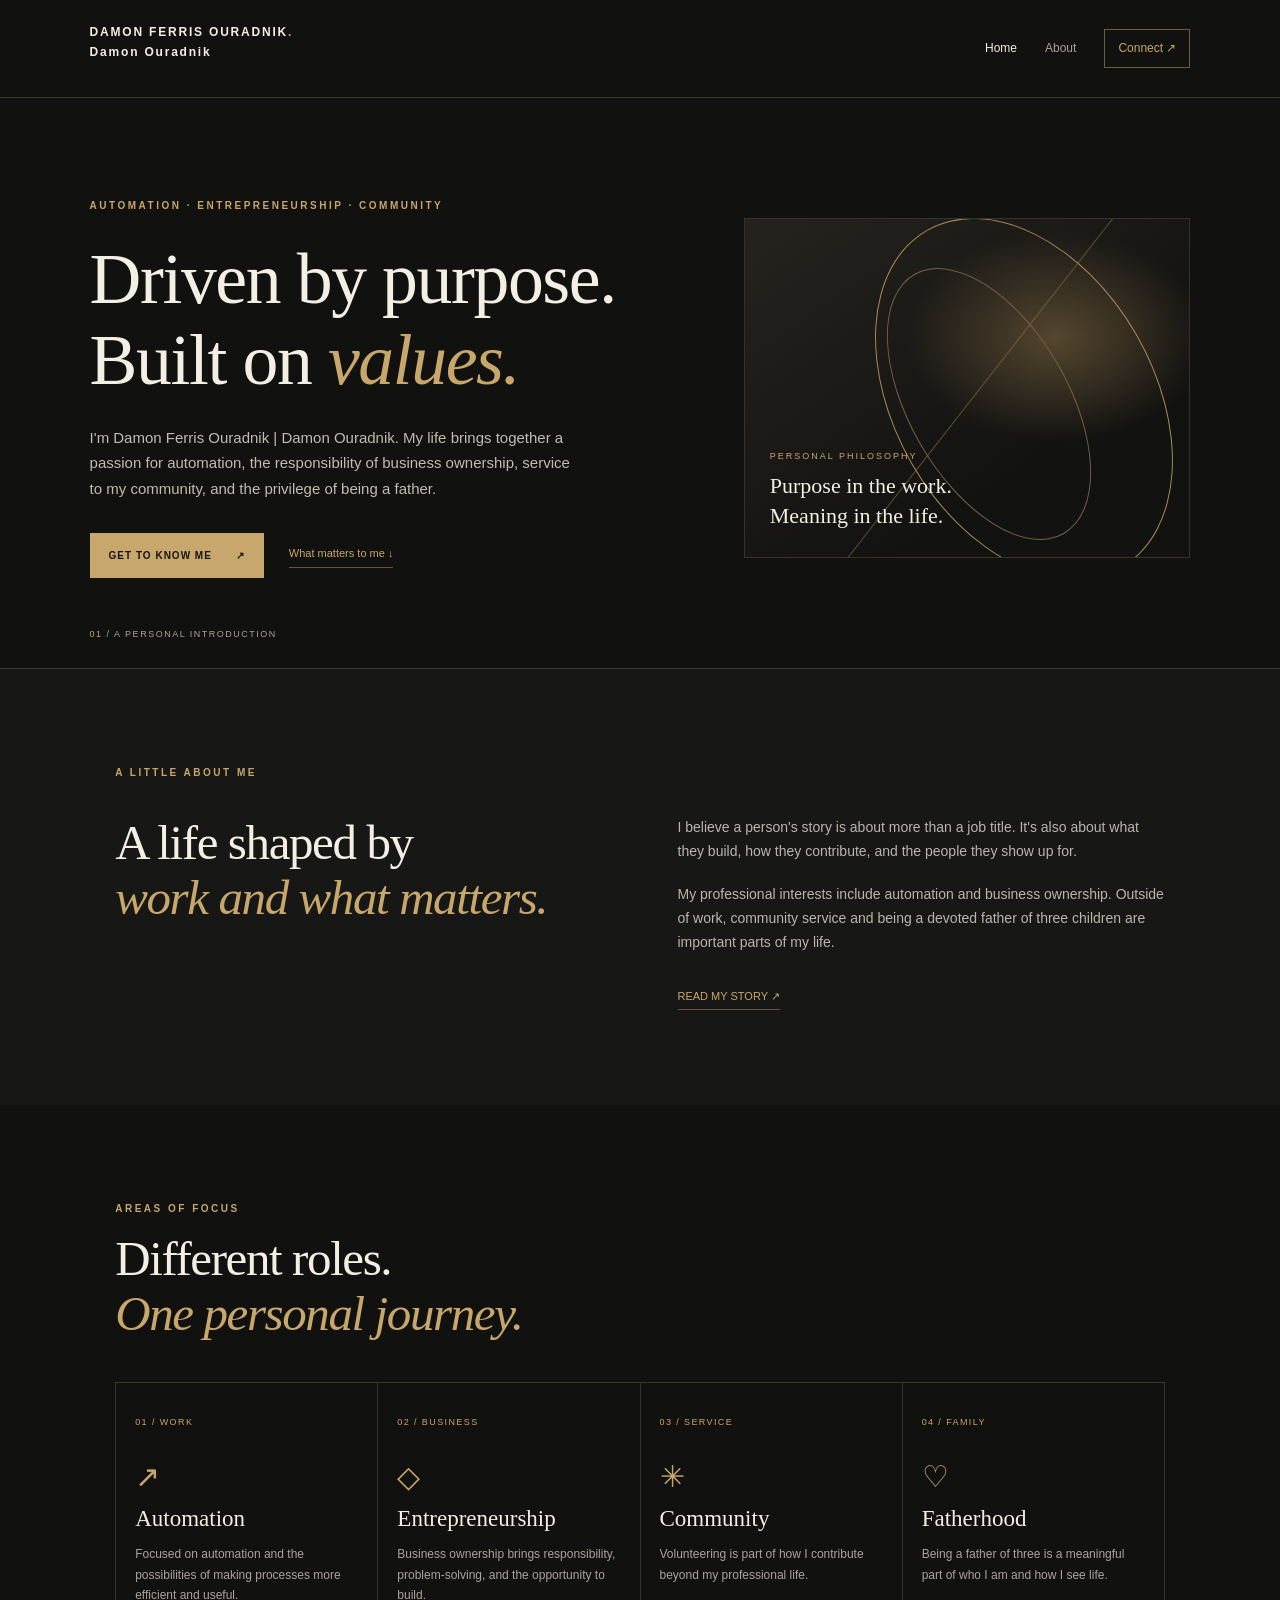
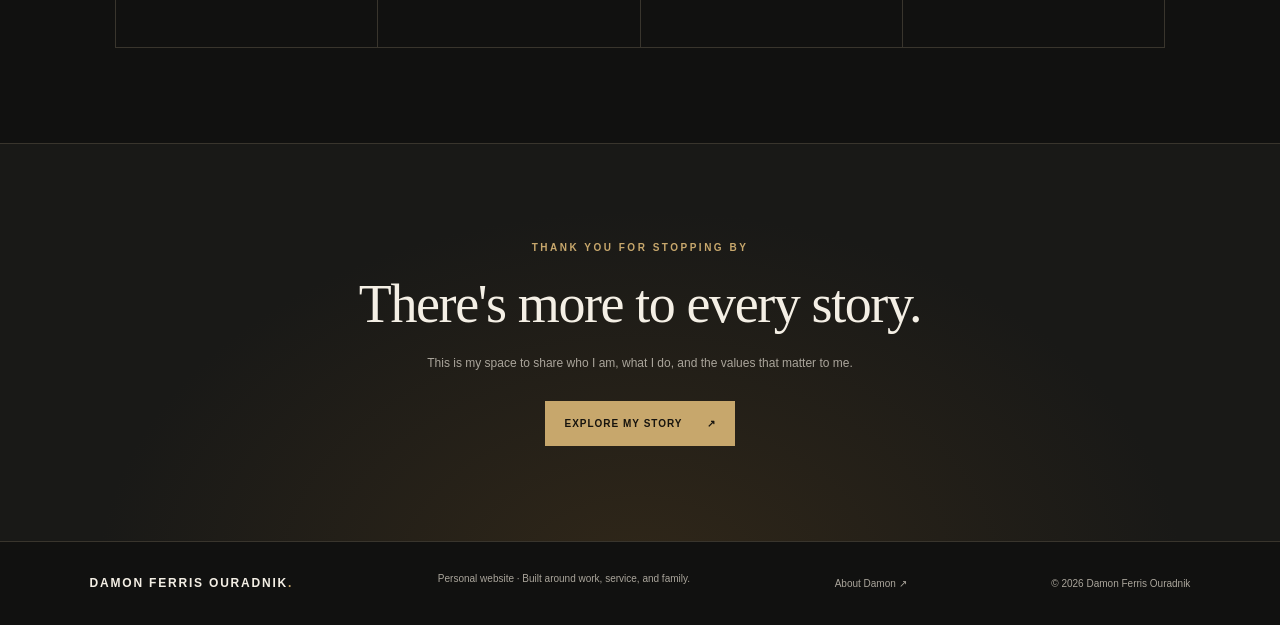
<file: index.html>
<!DOCTYPE html>
<html lang="en">
<head>
  <meta charset="UTF-8">
  <meta name="viewport" content="width=device-width, initial-scale=1">

  <title>Damon Ferris Ouradnik | Damon Ouradnik</title>
  <meta name="description" content="Discover the personal website of Damon Ferris Ouradnik, an automation specialist, business owner, community volunteer, and devoted father.">
  <meta name="author" content="Damon Ferris Ouradnik">
  <meta name="theme-color" content="#111110">
  <meta property="og:type" content="website">
  <meta property="og:title" content="Damon Ferris Ouradnik">
  <meta property="og:description" content="Automation, entrepreneurship, community, and family. Get to know Damon Ferris Ouradnik.">
  <meta property="og:url" content="https://YOUR-DOMAIN.com/">
  <meta property="og:site_name" content="Damon Ferris Ouradnik">
  <link rel="canonical" href="https://YOUR-DOMAIN.com/">
  <link rel="stylesheet" href="styles.css">

  <script type="application/ld+json">
  {
    "@context": "https://schema.org",
    "@type": "Person",
    "name": "Damon Ferris Ouradnik",
    "url": "https://YOUR-DOMAIN.com/",
    "description": "Automation specialist, business owner, community volunteer, and father."
  }
  </script>
</head>
<body>
  <header class="site-header">
    <a class="wordmark" href="index.html">
      DAMON FERRIS OURADNIK<span>.</span>
    <p class="alternate-name">Damon Ouradnik</p>
    </a>
    <nav aria-label="Main navigation">
      <a class="active" href="index.html">Home</a>
      <a href="about.html">About</a>
      <a class="nav-contact" href="about.html#connect">Connect ↗</a>
    </nav>
  </header>

  <main>
    <section class="hero">
      <div class="hero-content">
        <p class="eyebrow">AUTOMATION · ENTREPRENEURSHIP · COMMUNITY</p>
        <h1>Driven by purpose.<br>Built on <em>values.</em></h1>
        <p class="hero-copy">
          I'm Damon Ferris Ouradnik | Damon Ouradnik. My life brings together
          a passion for automation, the responsibility of
          business ownership, service to my community,
          and the privilege of being a father.
        </p>
        <div class="hero-actions">
          <a class="button button-gold" href="about.html">
            GET TO KNOW ME <span>↗</span>
          </a>
          <a class="text-link" href="#principles">What matters to me ↓</a>
        </div>
      </div>
      <div class="hero-art" aria-label="Abstract black and gold geometric artwork">
        <div class="art-ring ring-one"></div>
        <div class="art-ring ring-two"></div>
        <div class="art-line"></div>
        <div class="art-caption">
          <span>PERSONAL PHILOSOPHY</span>
          <strong>Purpose in the work.<br>Meaning in the life.</strong>
        </div>
      </div>
      <div class="hero-index"><span>01</span> / A PERSONAL INTRODUCTION</div>
    </section>

    <section class="intro section-pad" id="principles">
      <div class="section-label">A LITTLE ABOUT ME</div>
      <div class="intro-body">
        <h2>A life shaped by<br><em>work and what matters.</em></h2>
        <div>
          <p>
            I believe a person's story is about more than a
            job title. It's also about what they build, how
            they contribute, and the people they show up for.
          </p>
          <p>
            My professional interests include automation
            and business ownership. Outside of work,
            community service and being a devoted father
            of three children are important parts of my life.
          </p>
          <a class="text-link" href="about.html">READ MY STORY ↗</a>
        </div>
      </div>
    </section>

    <section class="focus-section section-pad">
      <div class="section-heading">
        <div class="section-label">AREAS OF FOCUS</div>
        <h2>Different roles.<br><em>One personal journey.</em></h2>
      </div>

      <div class="focus-grid">
        <article class="focus-card">
          <span class="card-number">01 / WORK</span>
          <div class="card-icon">↗</div>
          <h3>Automation</h3>
          <p>
            Focused on automation and the possibilities
            of making processes more efficient and useful.
          </p>
        </article>

        <article class="focus-card">
          <span class="card-number">02 / BUSINESS</span>
          <div class="card-icon">◇</div>
          <h3>Entrepreneurship</h3>
          <p>
            Business ownership brings responsibility,
            problem-solving, and the opportunity to build.
          </p>
        </article>

        <article class="focus-card">
          <span class="card-number">03 / SERVICE</span>
          <div class="card-icon">✳</div>
          <h3>Community</h3>
          <p>
            Volunteering is part of how I contribute
            beyond my professional life.
          </p>
        </article>

        <article class="focus-card">
          <span class="card-number">04 / FAMILY</span>
          <div class="card-icon">♡</div>
          <h3>Fatherhood</h3>
          <p>
            Being a father of three is a meaningful
            part of who I am and how I see life.
          </p>
        </article>
      </div>
    </section>

    <section class="closing section-pad">
      <p class="eyebrow">THANK YOU FOR STOPPING BY</p>
      <h2>There's more to every story.</h2>
      <p>
        This is my space to share who I am, what I do,
        and the values that matter to me.
      </p>
      <a class="button button-gold" href="about.html">
        EXPLORE MY STORY <span>↗</span>
      </a>
    </section>
  </main>

  <footer class="site-footer">
    <a class="wordmark" href="index.html">DAMON FERRIS OURADNIK<span>.</span></a>
    <p>Personal website · Built around work, service, and family.</p>
    <a href="about.html">About Damon ↗</a>
    <small>© <span id="year">2026</span> Damon Ferris Ouradnik</small>
  </footer>
  <script>
    document.getElementById("year").textContent =
      new Date().getFullYear();
  </script>
</body>
</html>
</file>
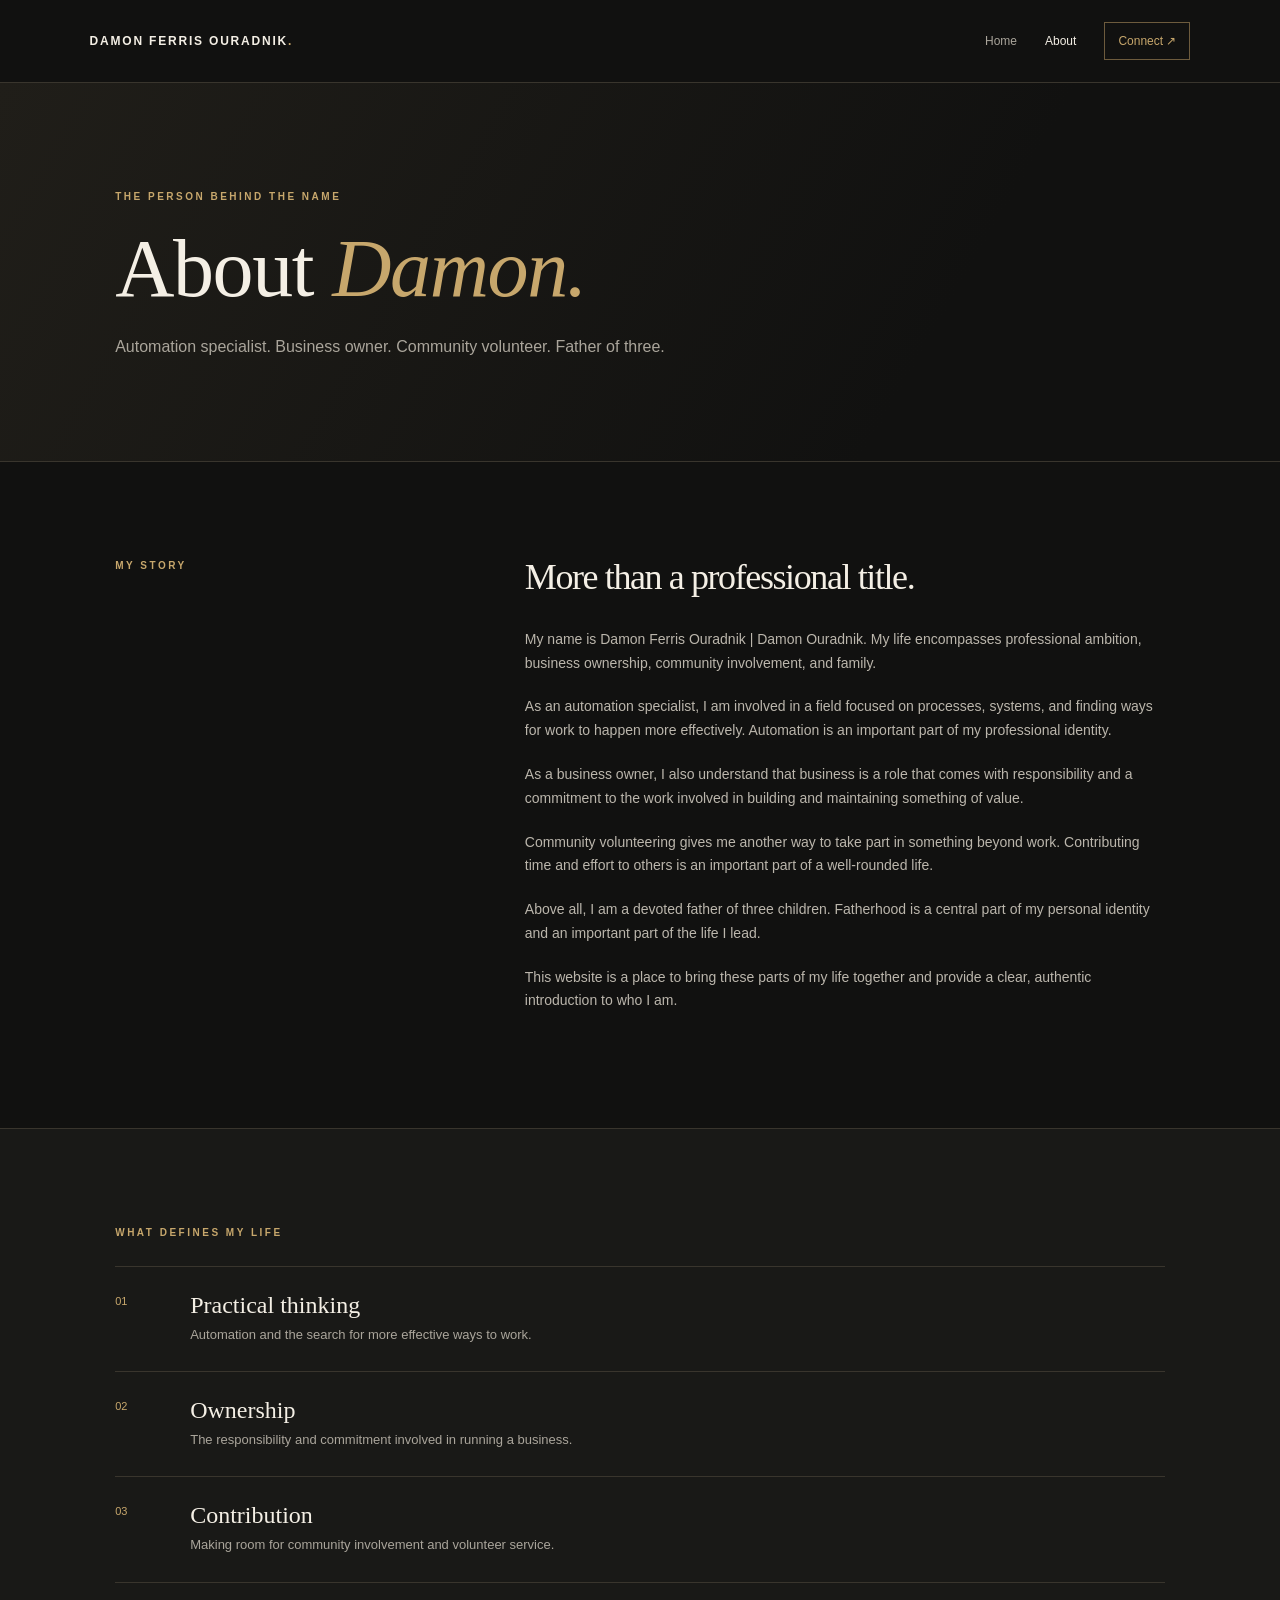
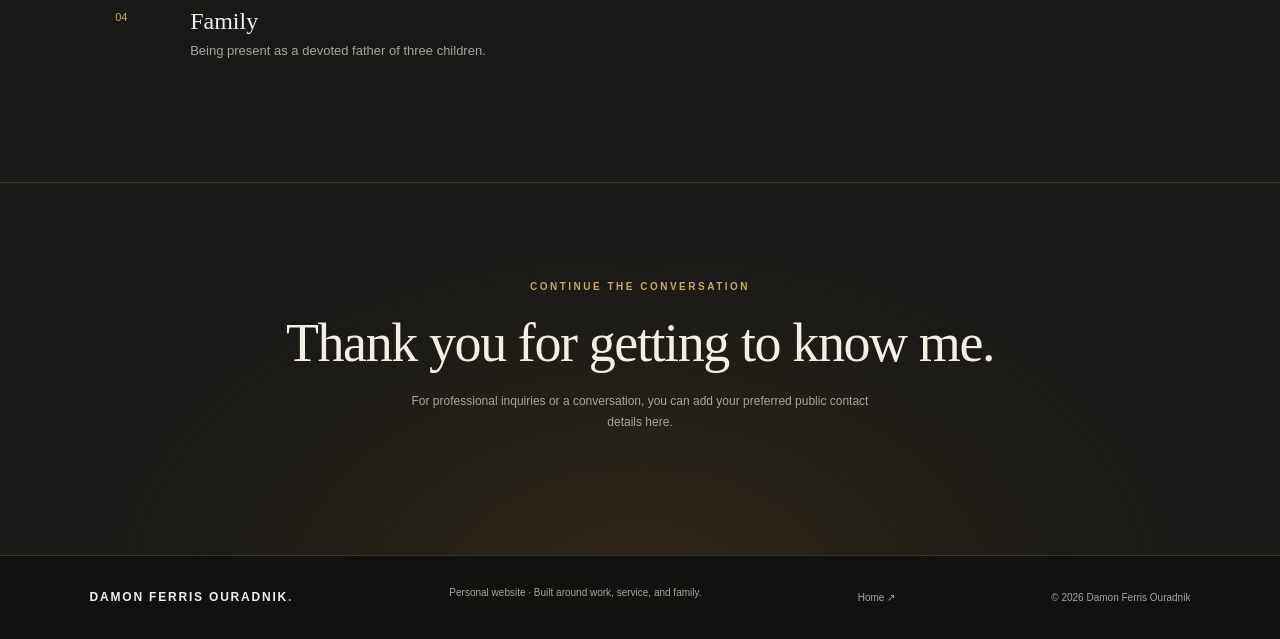
<file: about.html>
<!DOCTYPE html>
<html lang="en">
<head>
  <meta charset="UTF-8">
  <meta name="viewport" content="width=device-width, initial-scale=1">

  <title>About Damon Ferris Ouradnik | Damon Ouradnik | Personal Story</title>
  <meta name="description" content="Learn about Damon Ferris Ouradnik, his work in automation, business ownership, community volunteering, and life as a father of three.">
  <meta name="author" content="Damon Ferris Ouradnik">
  <meta name="theme-color" content="#111110">
  <meta property="og:type" content="profile">
  <meta property="og:title" content="About Damon Ferris Ouradnik">
  <meta property="og:description" content="A personal introduction to Damon Ferris Ouradnik and the different roles that shape his life.">
  <meta property="og:url" content="https://YOUR-DOMAIN.com/about.html">
  <link rel="canonical" href="https://YOUR-DOMAIN.com/about.html">
  <link rel="stylesheet" href="styles.css">
</head>
<body>
  <header class="site-header">
    <a class="wordmark" href="index.html">
      DAMON FERRIS OURADNIK<span>.</span>
    </a>
    <nav aria-label="Main navigation">
      <a href="index.html">Home</a>
      <a class="active" href="about.html">About</a>
      <a class="nav-contact" href="#connect">Connect ↗</a>
    </nav>
  </header>

  <main>
    <section class="page-hero">
      <p class="eyebrow">THE PERSON BEHIND THE NAME</p>
      <h1>About <em>Damon.</em></h1>
      <p>
        Automation specialist. Business owner.
        Community volunteer. Father of three.
      </p>
    </section>

    <section class="about-story section-pad">
      <div class="section-label">MY STORY</div>
      <div class="story-content">
        <h2>More than a professional title.</h2>
        <p>
          My name is Damon Ferris Ouradnik | Damon Ouradnik. My life
          encompasses professional ambition, business
          ownership, community involvement, and family.
        </p>
        <p>
          As an automation specialist, I am involved in
          a field focused on processes, systems, and
          finding ways for work to happen more effectively.
          Automation is an important part of my professional
          identity.
        </p>
        <p>
          As a business owner, I also understand that
          business is a role that comes with responsibility
          and a commitment to the work involved in building
          and maintaining something of value.
        </p>
        <p>
          Community volunteering gives me another way to
          take part in something beyond work. Contributing
          time and effort to others is an important part
          of a well-rounded life.
        </p>
        <p>
          Above all, I am a devoted father of three children.
          Fatherhood is a central part of my personal identity
          and an important part of the life I lead.
        </p>
        <p>
          This website is a place to bring these parts of
          my life together and provide a clear, authentic
          introduction to who I am.
        </p>
      </div>
    </section>

    <section class="values-section section-pad">
      <div class="section-label">WHAT DEFINES MY LIFE</div>
      <div class="values-list">
        <article>
          <span>01</span>
          <div>
            <h3>Practical thinking</h3>
            <p>Automation and the search for more effective ways to work.</p>
          </div>
        </article>
        <article>
          <span>02</span>
          <div>
            <h3>Ownership</h3>
            <p>The responsibility and commitment involved in running a business.</p>
          </div>
        </article>
        <article>
          <span>03</span>
          <div>
            <h3>Contribution</h3>
            <p>Making room for community involvement and volunteer service.</p>
          </div>
        </article>
        <article>
          <span>04</span>
          <div>
            <h3>Family</h3>
            <p>Being present as a devoted father of three children.</p>
          </div>
        </article>
      </div>
    </section>

    <section class="closing section-pad" id="connect">
      <p class="eyebrow">CONTINUE THE CONVERSATION</p>
      <h2>Thank you for getting to know me.</h2>
      <p>
        For professional inquiries or a conversation,
        you can add your preferred public contact details here.
      </p>
      <!-- Add a verified public email or professional link
           before making this section a live contact method. -->
    </section>
  </main>

  <footer class="site-footer">
    <a class="wordmark" href="index.html">DAMON FERRIS OURADNIK<span>.</span></a>
    <p>Personal website · Built around work, service, and family.</p>
    <a href="index.html">Home ↗</a>
    <small>© <span id="year">2026</span> Damon Ferris Ouradnik</small>
  </footer>
  <script>
    document.getElementById("year").textContent =
      new Date().getFullYear();
  </script>
</body>
</html>
</file>
<file: styles.css>
:root {
  --bg: #111110;
  --panel: #191917;
  --ivory: #f4efe5;
  --muted: #aaa59b;
  --gold: #c7a76c;
  --line: #39352d;
  --serif: Georgia, "Times New Roman", serif;
  --sans: Arial, Helvetica, sans-serif;
}

* { box-sizing: border-box; }

html {
  scroll-behavior: smooth;
  scroll-padding-top: 90px;
}

body {
  margin: 0;
  background: var(--bg);
  color: var(--ivory);
  font-family: var(--sans);
  line-height: 1.7;
  -webkit-font-smoothing: antialiased;
}

a { color: inherit; text-decoration: none; }

a:focus-visible {
  outline: 2px solid var(--gold);
  outline-offset: 5px;
}

.site-header {
  min-height: 82px;
  padding: 22px 7%;
  display: flex;
  justify-content: space-between;
  align-items: center;
  gap: 25px;
  border-bottom: 1px solid var(--line);
}

.wordmark {
  font-size: 12px;
  font-weight: 700;
  letter-spacing: 1.8px;
}

.wordmark span { color: var(--gold); }

nav {
  display: flex;
  align-items: center;
  gap: 28px;
  font-size: 12px;
}

nav a { color: var(--muted); }
nav a:hover, nav a.active { color: var(--ivory); }

nav .nav-contact {
  border: 1px solid #6d5b3d;
  color: var(--gold);
  padding: 8px 13px;
}

.hero {
  position: relative;
  min-height: 570px;
  padding: 95px 7% 85px;
  display: grid;
  grid-template-columns: 1.15fr .85fr;
  align-items: center;
  gap: 50px;
  overflow: hidden;
}

.hero-content { max-width: 670px; z-index: 1; }

.eyebrow, .section-label {
  color: var(--gold);
  font-size: 10px;
  letter-spacing: 2.5px;
  font-weight: 700;
}

h1, h2, h3, p { margin-top: 0; }

h1, h2 {
  font-family: var(--serif);
  font-weight: 400;
  line-height: 1.12;
  letter-spacing: -1.4px;
}

.hero h1 {
  font-size: clamp(45px, 5.6vw, 76px);
  margin: 25px 0;
}

h1 em, h2 em {
  color: var(--gold);
  font-weight: 400;
}

.hero-copy {
  color: #c2bdb3;
  font-size: 15px;
  max-width: 490px;
}

.hero-actions {
  display: flex;
  align-items: center;
  gap: 25px;
  flex-wrap: wrap;
  margin-top: 32px;
}

.button {
  display: inline-flex;
  align-items: center;
  gap: 24px;
  padding: 14px 19px;
  font-size: 10px;
  font-weight: 700;
  letter-spacing: 1px;
}

.button-gold {
  color: #17140e;
  background: var(--gold);
}

.button-gold:hover { background: #dfc18a; }

.text-link {
  font-size: 11px;
  color: var(--gold);
  border-bottom: 1px solid #665438;
  padding-bottom: 4px;
}

.hero-art {
  min-height: 340px;
  position: relative;
  overflow: hidden;
  border: 1px solid #373127;
  background:
    radial-gradient(ellipse at 70% 35%, #55462e 0%, transparent 34%),
    linear-gradient(145deg, #25231e, #121211 68%);
}

.art-ring {
  position: absolute;
  border: 1px solid #a98b56;
  border-radius: 50%;
  transform: rotate(-30deg);
}

.ring-one {
  width: 260px;
  height: 390px;
  right: 8%;
  top: -15px;
}

.ring-two {
  width: 160px;
  height: 300px;
  right: 27%;
  top: 35px;
  border-color: #716044;
}

.art-line {
  position: absolute;
  width: 1px;
  height: 150%;
  top: -20%;
  left: 50%;
  background: #8b7147;
  transform: rotate(38deg);
  opacity: .6;
}

.art-caption {
  position: absolute;
  bottom: 26px;
  left: 25px;
  display: grid;
  gap: 7px;
}

.art-caption span {
  font-size: 9px;
  letter-spacing: 2px;
  color: var(--gold);
}

.art-caption strong {
  font: 22px/1.35 var(--serif);
}

.hero-index {
  position: absolute;
  bottom: 25px;
  left: 7%;
  color: var(--muted);
  font-size: 9px;
  letter-spacing: 1.5px;
}

.hero-index span { color: var(--gold); }

.section-pad { padding: 95px 9%; }

.intro {
  border-top: 1px solid var(--line);
  background: #171715;
}

.intro-body {
  display: grid;
  grid-template-columns: 1fr 1fr;
  gap: 75px;
  margin-top: 35px;
}

.intro h2, .section-heading h2 {
  font-size: clamp(34px, 4vw, 49px);
  margin-bottom: 0;
}

.intro-body p, .story-content p {
  color: #bbb6ac;
  font-size: 14px;
  margin-bottom: 20px;
}

.intro-body .text-link {
  display: inline-block;
  margin-top: 12px;
}

.section-heading { margin-bottom: 40px; }
.section-heading h2 { margin-top: 15px; }

.focus-grid {
  display: grid;
  grid-template-columns: repeat(4, minmax(0, 1fr));
  border-top: 1px solid var(--line);
  border-left: 1px solid var(--line);
}

.focus-card {
  min-height: 265px;
  padding: 23px 19px;
  border-right: 1px solid var(--line);
  border-bottom: 1px solid var(--line);
}

.card-number {
  font-size: 9px;
  color: var(--gold);
  letter-spacing: 1.4px;
}

.card-icon {
  color: var(--gold);
  font: 30px var(--serif);
  margin: 26px 0 12px;
}

.focus-card h3 {
  font: 23px var(--serif);
  margin-bottom: 12px;
}

.focus-card p, .closing > p:not(.eyebrow) {
  font-size: 12px;
  color: var(--muted);
}

.closing {
  text-align: center;
  background:
    radial-gradient(ellipse at 50% 110%, #302719, transparent 60%),
    #191917;
  border-top: 1px solid var(--line);
}

.closing h2 {
  font-size: clamp(35px, 5vw, 54px);
  margin: 18px 0;
}

.closing > p:not(.eyebrow) {
  max-width: 480px;
  margin: 0 auto 28px;
}

.site-footer {
  display: flex;
  align-items: center;
  justify-content: space-between;
  flex-wrap: wrap;
  gap: 20px;
  padding: 28px 7%;
  border-top: 1px solid var(--line);
}

.site-footer p, .site-footer small,
.site-footer > a:not(.wordmark) {
  color: var(--muted);
  font-size: 10px;
}

/* About page */
.page-hero {
  padding: 105px 9% 85px;
  background: linear-gradient(120deg, #201e19, #111110 72%);
  border-bottom: 1px solid var(--line);
}

.page-hero h1 {
  font-size: clamp(52px, 7vw, 82px);
  margin: 18px 0;
}

.page-hero > p:last-child {
  color: var(--muted);
  max-width: 550px;
}

.about-story {
  display: grid;
  grid-template-columns: .7fr 1.3fr;
  gap: 65px;
}

.story-content h2 {
  font-size: 36px;
  margin-bottom: 30px;
}

.values-section {
  background: #191917;
  border-top: 1px solid var(--line);
}

.values-list { margin-top: 25px; }

.values-list article {
  display: grid;
  grid-template-columns: 55px 1fr;
  gap: 20px;
  padding: 25px 0;
  border-top: 1px solid var(--line);
}

.values-list article > span {
  color: var(--gold);
  font-size: 11px;
}

.values-list h3 {
  font: 24px var(--serif);
  margin-bottom: 5px;
}

.values-list p {
  font-size: 13px;
  color: var(--muted);
  margin-bottom: 0;
}

@media (max-width: 850px) {
  .hero {
    grid-template-columns: 1fr;
    padding-top: 65px;
    gap: 35px;
  }

  .hero-art { min-height: 270px; }
  .hero-index { display: none; }
  .focus-grid { grid-template-columns: repeat(2, 1fr); }
  .intro-body { gap: 35px; }
  .about-story { gap: 30px; }
}

@media (max-width: 560px) {
  .site-header {
    align-items: flex-start;
    flex-direction: column;
    padding: 20px 6%;
    gap: 16px;
  }

  nav { width: 100%; gap: 22px; }
  .hero { padding: 55px 6% 45px; }
  .hero h1 { font-size: 47px; }
  .hero-art { min-height: 230px; }
  .section-pad { padding: 65px 6%; }
  .intro-body, .about-story { grid-template-columns: 1fr; }
  .intro-body { gap: 25px; }
  .focus-grid { grid-template-columns: 1fr; }
  .focus-card { min-height: 220px; }
  .page-hero { padding: 70px 6% 55px; }
  .site-footer { align-items: flex-start; flex-direction: column; }
}
</file>
